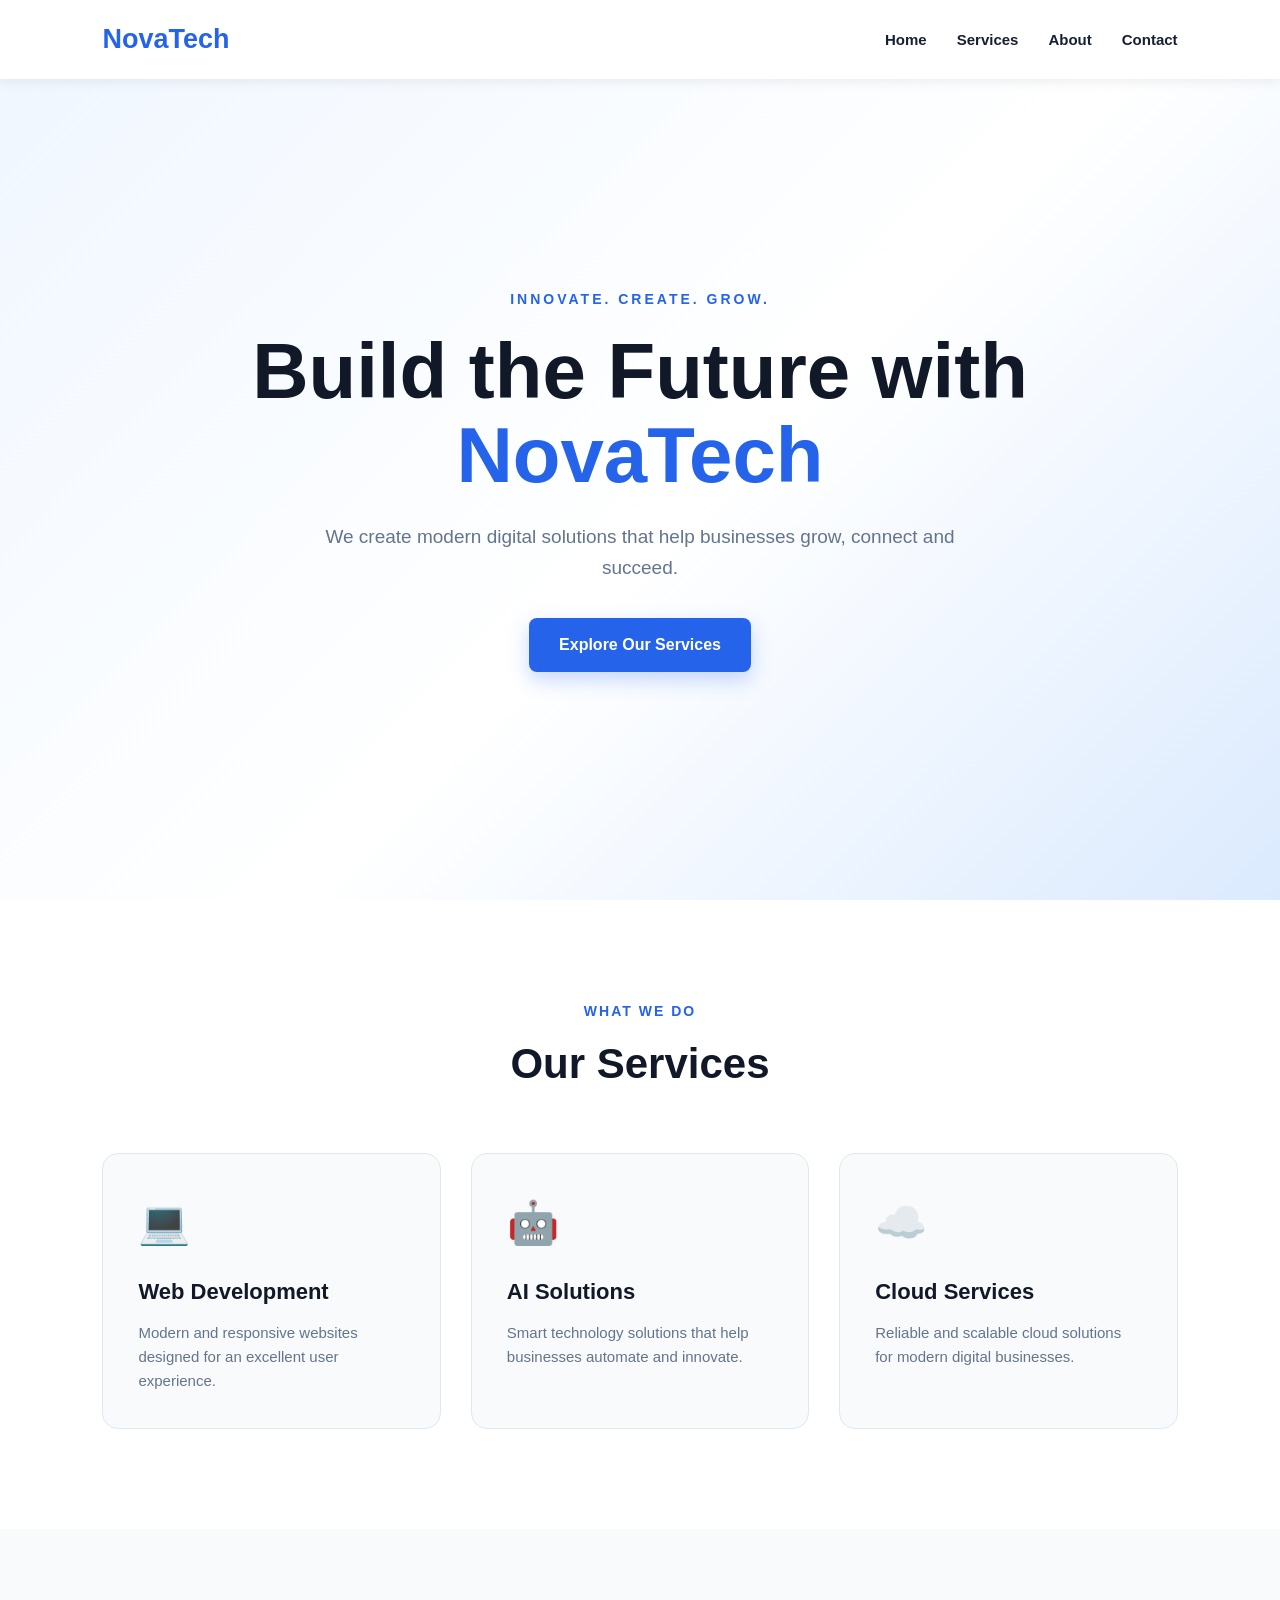
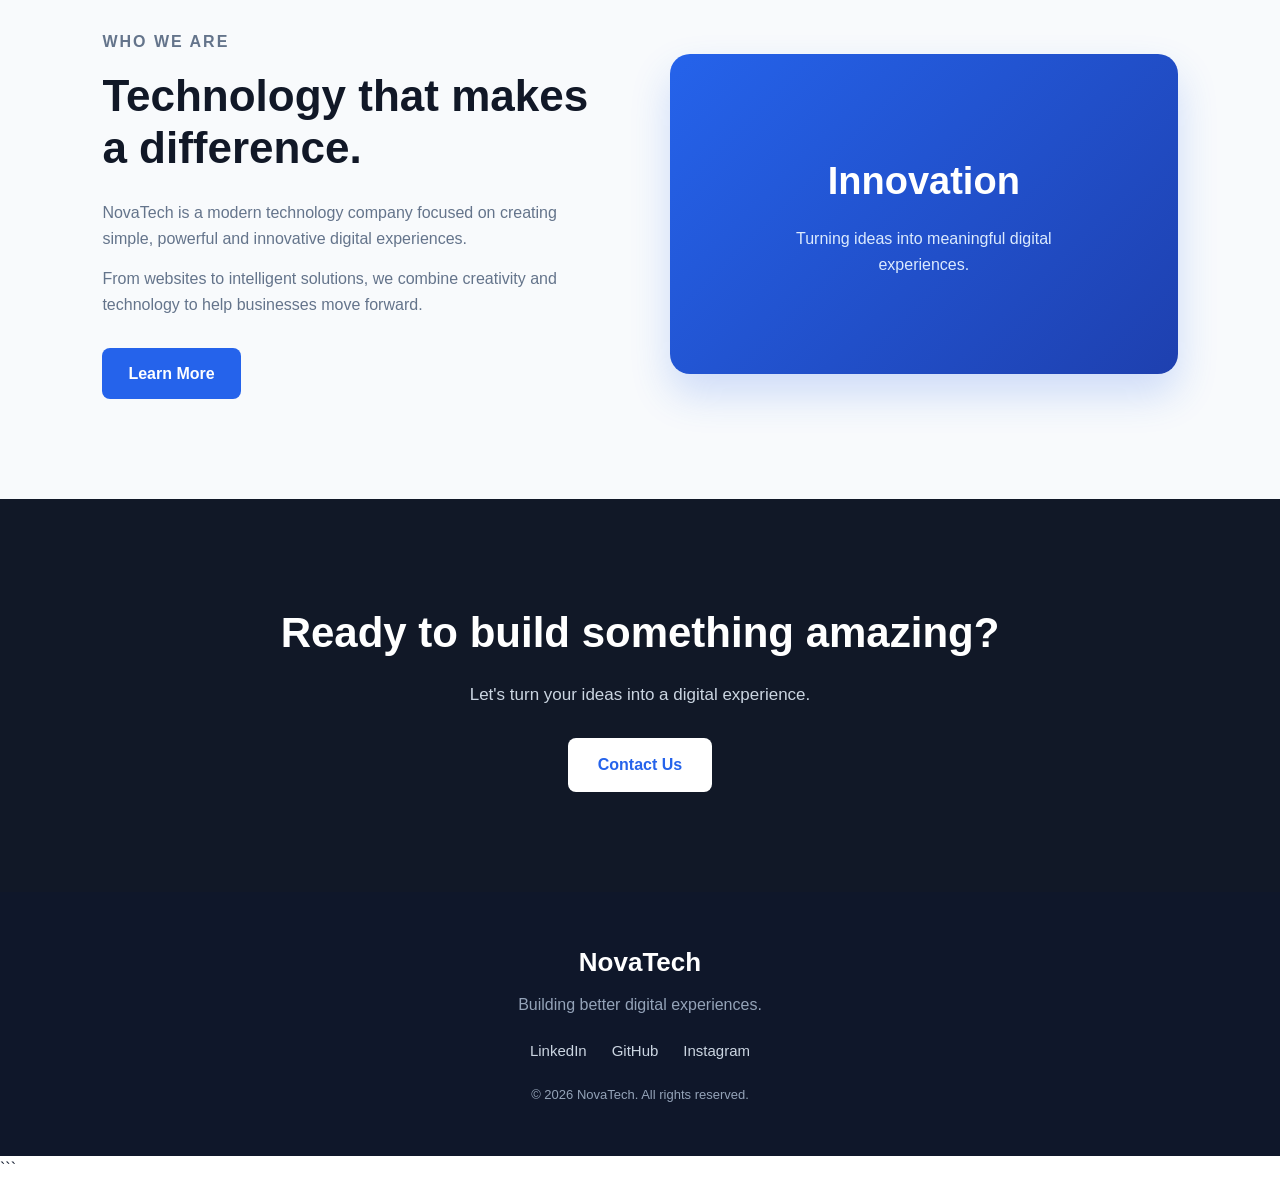
<file: WebDev-L1-LandingPage/index.html>
<!DOCTYPE html>
<html lang="en">

<head>
    <meta charset="UTF-8">
    <meta name="viewport" content="width=device-width, initial-scale=1.0">

    <title>NovaTech | Technology Solutions</title>

    <link rel="stylesheet" href="style.css">
</head>

<body>

    <!-- =========================
         NAVIGATION BAR
    ========================== -->

    <header>
        <nav class="navbar">

            <div class="logo">
                NovaTech
            </div>

            <ul class="nav-links">
                <li><a href="#home">Home</a></li>
                <li><a href="#services">Services</a></li>
                <li><a href="#about">About</a></li>
                <li><a href="#contact">Contact</a></li>
            </ul>

        </nav>
    </header>


    <!-- =========================
         HERO SECTION
    ========================== -->

    <section id="home" class="hero">

        <div class="hero-content">

            <p class="hero-small-text">
                INNOVATE. CREATE. GROW.
            </p>

            <h1>
                Build the Future with
                <span>NovaTech</span>
            </h1>

            <p class="hero-description">
                We create modern digital solutions that help
                businesses grow, connect and succeed.
            </p>

            <a href="#services" class="hero-button">
                Explore Our Services
            </a>

        </div>

    </section>


    <!-- =========================
         SERVICES SECTION
    ========================== -->

    <section id="services" class="services">

        <div class="section-heading">

            <p>WHAT WE DO</p>

            <h2>Our Services</h2>

        </div>


        <div class="service-container">

            <div class="service-card">

                <div class="service-icon">
                    💻
                </div>

                <h3>Web Development</h3>

                <p>
                    Modern and responsive websites designed
                    for an excellent user experience.
                </p>

            </div>


            <div class="service-card">

                <div class="service-icon">
                    🤖
                </div>

                <h3>AI Solutions</h3>

                <p>
                    Smart technology solutions that help
                    businesses automate and innovate.
                </p>

            </div>


            <div class="service-card">

                <div class="service-icon">
                    ☁️
                </div>

                <h3>Cloud Services</h3>

                <p>
                    Reliable and scalable cloud solutions
                    for modern digital businesses.
                </p>

            </div>

        </div>

    </section>


    <!-- =========================
         ABOUT SECTION
    ========================== -->

    <section id="about" class="about">

        <div class="about-content">

            <div class="about-text">

                <p class="section-label">
                    WHO WE ARE
                </p>

                <h2>
                    Technology that makes a difference.
                </h2>

                <p>
                    NovaTech is a modern technology company
                    focused on creating simple, powerful and
                    innovative digital experiences.
                </p>

                <p>
                    From websites to intelligent solutions,
                    we combine creativity and technology to
                    help businesses move forward.
                </p>

                <a href="#contact" class="about-button">
                    Learn More
                </a>

            </div>


            <div class="about-box">

                <h3>
                    Innovation
                </h3>

                <p>
                    Turning ideas into meaningful digital
                    experiences.
                </p>

            </div>

        </div>

    </section>


    <!-- =========================
         CONTACT / CTA SECTION
    ========================== -->

    <section id="contact" class="cta">

        <h2>
            Ready to build something amazing?
        </h2>

        <p>
            Let's turn your ideas into a digital experience.
        </p>

        <a href="mailto:hello@novatech.com" class="cta-button">
            Contact Us
        </a>

    </section>


    <!-- =========================
         FOOTER
    ========================== -->

    <footer>

        <div class="footer-content">

            <h3>
                NovaTech
            </h3>

            <p>
                Building better digital experiences.
            </p>


            <div class="social-links">

                <a href="#">
                    LinkedIn
                </a>

                <a href="#">
                    GitHub
                </a>

                <a href="#">
                    Instagram
                </a>

            </div>


            <p class="copyright">
                © 2026 NovaTech. All rights reserved.
            </p>

        </div>

    </footer>

</body>

</html>
```
</file>
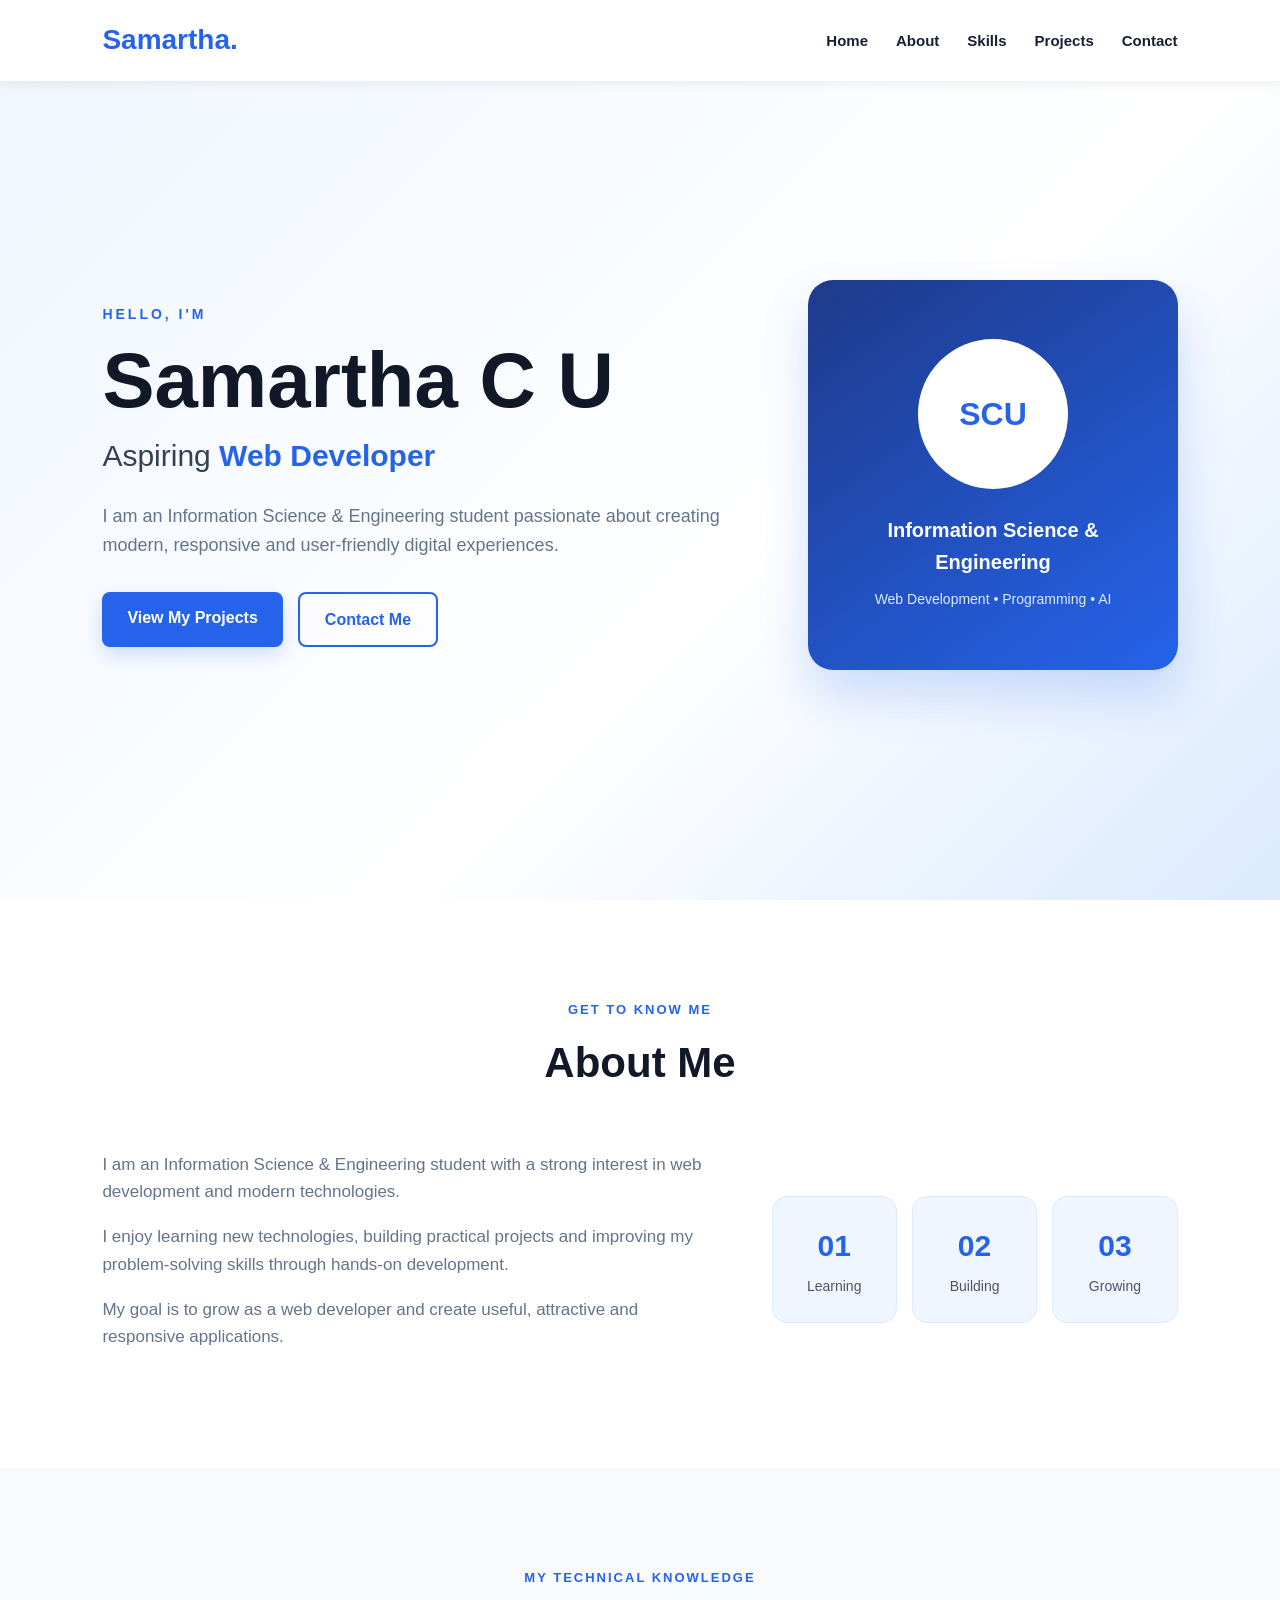
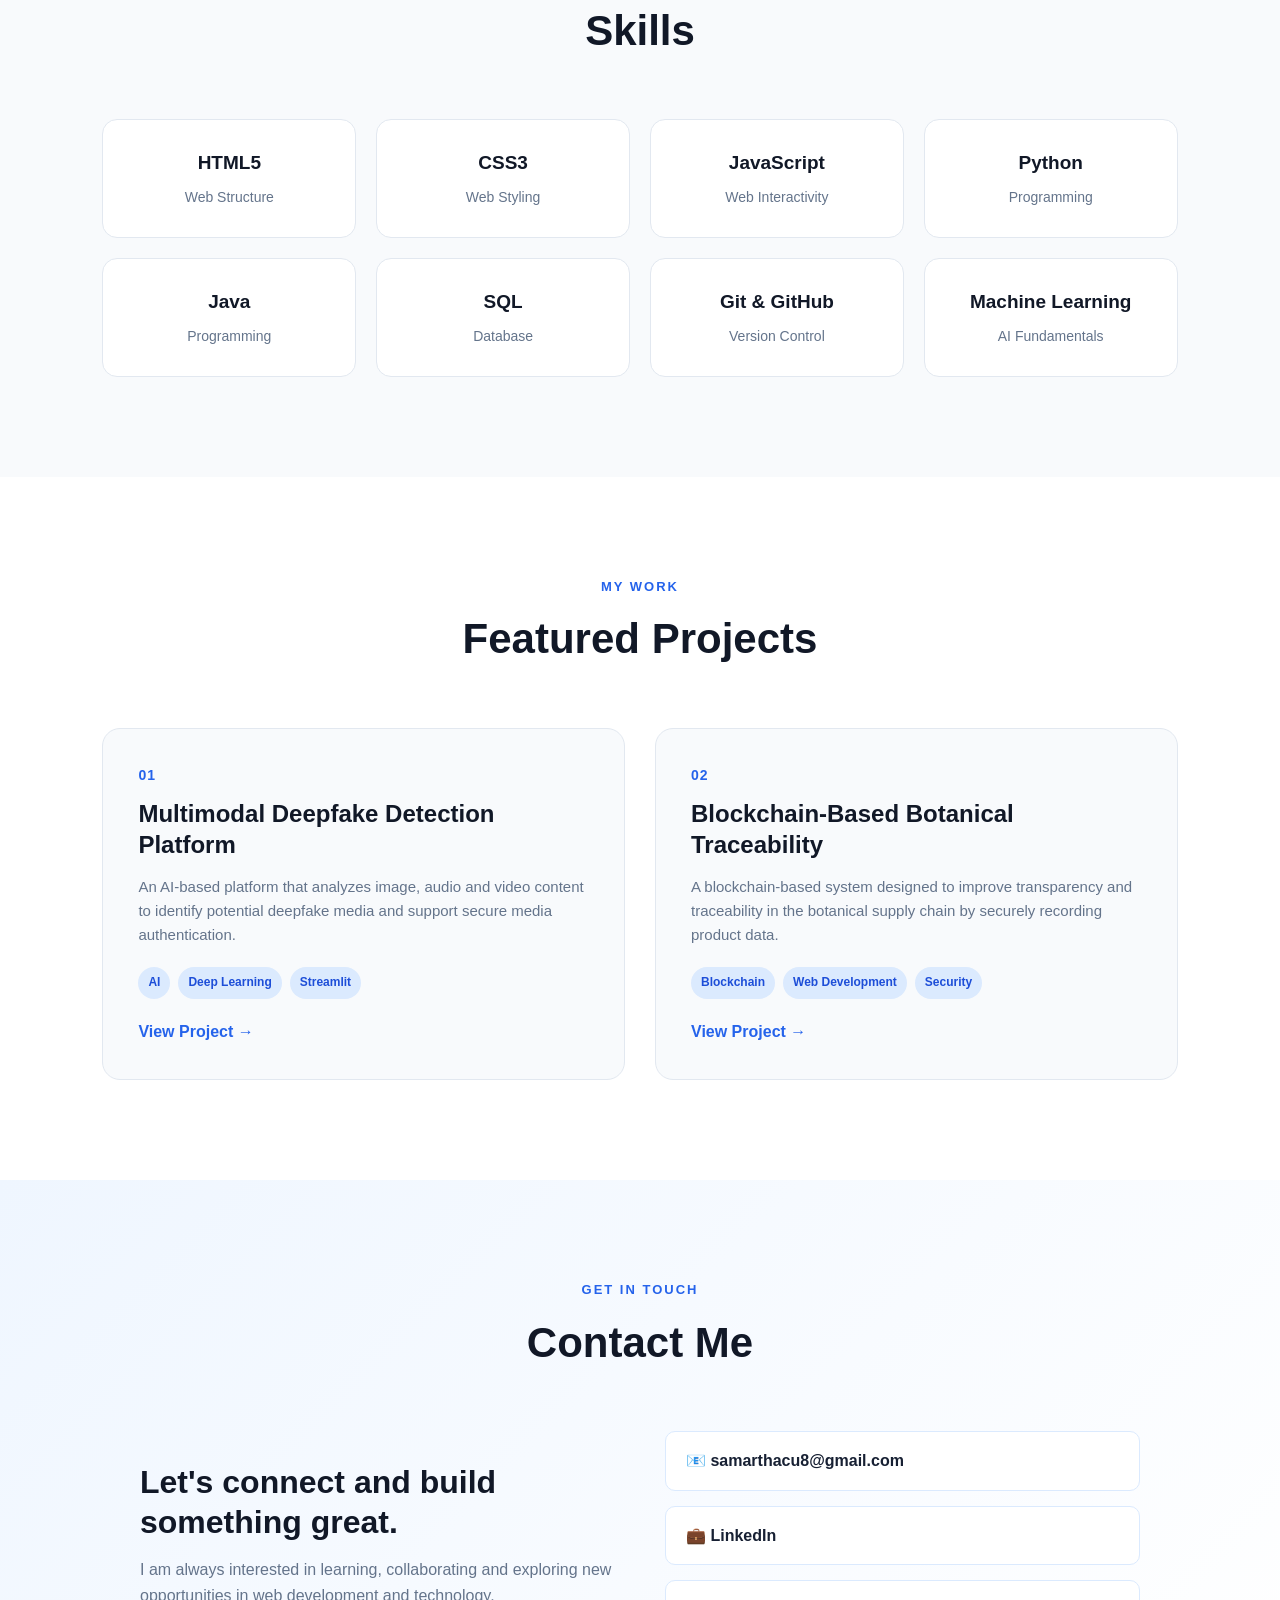
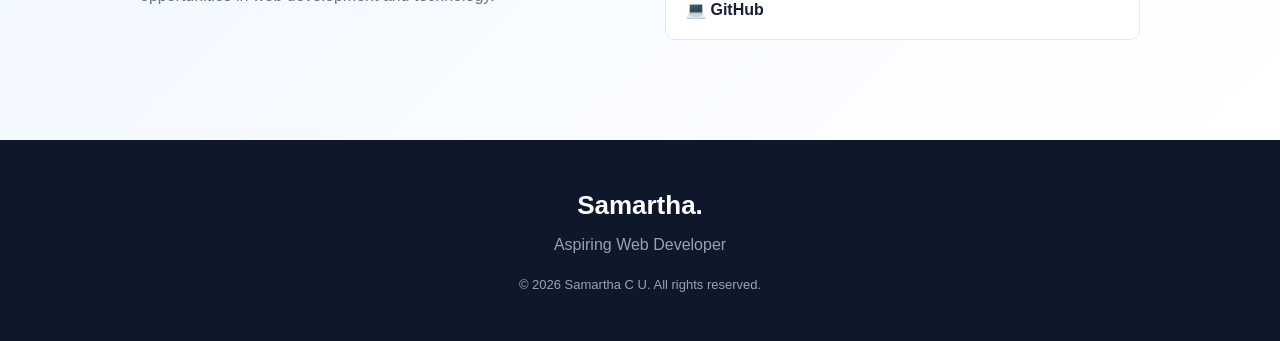
<file: WebDev-L1-PersonalPortfolio/index.html>
<!DOCTYPE html>
<html lang="en">

<head>
    <meta charset="UTF-8">
    <meta name="viewport" content="width=device-width, initial-scale=1.0">

    <title>Samartha C U | Aspiring Web Developer</title>

    <link rel="stylesheet" href="style.css">
</head>

<body>

    <!-- =========================
         NAVIGATION BAR
    ========================== -->

    <header>
        <nav class="navbar">

            <div class="logo">
                Samartha.
            </div>

            <ul class="nav-links">
                <li><a href="#home">Home</a></li>
                <li><a href="#about">About</a></li>
                <li><a href="#skills">Skills</a></li>
                <li><a href="#projects">Projects</a></li>
                <li><a href="#contact">Contact</a></li>
            </ul>

        </nav>
    </header>


    <!-- =========================
         HERO / PROFILE SECTION
    ========================== -->

    <section id="home" class="hero">

        <div class="hero-content">

            <p class="hero-intro">
                HELLO, I'M
            </p>

            <h1>
                Samartha C U
            </h1>

            <h2>
                Aspiring <span>Web Developer</span>
            </h2>

            <p class="hero-description">
                I am an Information Science & Engineering student
                passionate about creating modern, responsive and
                user-friendly digital experiences.
            </p>

            <div class="hero-buttons">

                <a href="#projects" class="primary-button">
                    View My Projects
                </a>

                <a href="#contact" class="secondary-button">
                    Contact Me
                </a>

            </div>

        </div>


        <div class="profile-card">

            <div class="avatar">
                SCU
            </div>

            <h3>
                Information Science & Engineering
            </h3>

            <p>
                Web Development • Programming • AI
            </p>

        </div>

    </section>


    <!-- =========================
         ABOUT SECTION
    ========================== -->

    <section id="about" class="about">

        <div class="section-heading">

            <p>GET TO KNOW ME</p>

            <h2>
                About Me
            </h2>

        </div>


        <div class="about-content">

            <div class="about-text">

                <p>
                    I am an Information Science & Engineering student
                    with a strong interest in web development and
                    modern technologies.
                </p>

                <p>
                    I enjoy learning new technologies, building
                    practical projects and improving my problem-solving
                    skills through hands-on development.
                </p>

                <p>
                    My goal is to grow as a web developer and create
                    useful, attractive and responsive applications.
                </p>

            </div>


            <div class="about-highlight">

                <div class="highlight-box">
                    <h3>01</h3>
                    <p>Learning</p>
                </div>

                <div class="highlight-box">
                    <h3>02</h3>
                    <p>Building</p>
                </div>

                <div class="highlight-box">
                    <h3>03</h3>
                    <p>Growing</p>
                </div>

            </div>

        </div>

    </section>


    <!-- =========================
         SKILLS SECTION
    ========================== -->

    <section id="skills" class="skills">

        <div class="section-heading">

            <p>MY TECHNICAL KNOWLEDGE</p>

            <h2>
                Skills
            </h2>

        </div>


        <div class="skills-container">

            <div class="skill-card">
                <h3>HTML5</h3>
                <p>Web Structure</p>
            </div>

            <div class="skill-card">
                <h3>CSS3</h3>
                <p>Web Styling</p>
            </div>

            <div class="skill-card">
                <h3>JavaScript</h3>
                <p>Web Interactivity</p>
            </div>

            <div class="skill-card">
                <h3>Python</h3>
                <p>Programming</p>
            </div>

            <div class="skill-card">
                <h3>Java</h3>
                <p>Programming</p>
            </div>

            <div class="skill-card">
                <h3>SQL</h3>
                <p>Database</p>
            </div>

            <div class="skill-card">
                <h3>Git & GitHub</h3>
                <p>Version Control</p>
            </div>

            <div class="skill-card">
                <h3>Machine Learning</h3>
                <p>AI Fundamentals</p>
            </div>

        </div>

    </section>


    <!-- =========================
         PROJECTS SECTION
    ========================== -->

    <section id="projects" class="projects">

        <div class="section-heading">

            <p>MY WORK</p>

            <h2>
                Featured Projects
            </h2>

        </div>


        <div class="projects-container">

            <!-- Project 1 -->

            <div class="project-card">

                <div class="project-number">
                    01
                </div>

                <h3>
                    Multimodal Deepfake Detection Platform
                </h3>

                <p>
                    An AI-based platform that analyzes image, audio
                    and video content to identify potential deepfake
                    media and support secure media authentication.
                </p>

                <div class="project-tags">
                    <span>AI</span>
                    <span>Deep Learning</span>
                    <span>Streamlit</span>
                </div>

                <a href="#" class="project-link">
                    View Project →
                </a>

            </div>


            <!-- Project 2 -->

            <div class="project-card">

                <div class="project-number">
                    02
                </div>

                <h3>
                    Blockchain-Based Botanical Traceability
                </h3>

                <p>
                    A blockchain-based system designed to improve
                    transparency and traceability in the botanical
                    supply chain by securely recording product data.
                </p>

                <div class="project-tags">
                    <span>Blockchain</span>
                    <span>Web Development</span>
                    <span>Security</span>
                </div>

                <a href="#" class="project-link">
                    View Project →
                </a>

            </div>

        </div>

    </section>


    <!-- =========================
         CONTACT SECTION
    ========================== -->

    <section id="contact" class="contact">

        <div class="section-heading">

            <p>GET IN TOUCH</p>

            <h2>
                Contact Me
            </h2>

        </div>


        <div class="contact-content">

            <div class="contact-text">

                <h3>
                    Let's connect and build something great.
                </h3>

                <p>
                    I am always interested in learning,
                    collaborating and exploring new opportunities
                    in web development and technology.
                </p>

            </div>


            <div class="contact-details">

                <a href="mailto:samarthacu8@gmail.com">
                    📧 samarthacu8@gmail.com
                </a>

                <a href="https://linkedin.com/in/samartha-c-u-4aa716310"
                   target="_blank">
                    💼 LinkedIn
                </a>

                <a href="https://github.com/Samarthagowda28"
                   target="_blank">
                    💻 GitHub
                </a>

            </div>

        </div>

    </section>


    <!-- =========================
         FOOTER
    ========================== -->

    <footer>

        <div class="footer-content">

            <h3>
                Samartha.
            </h3>

            <p>
                Aspiring Web Developer
            </p>

            <p class="copyright">
                © 2026 Samartha C U. All rights reserved.
            </p>

        </div>

    </footer>


</body>

</html>
</file>
<file: WebDev-L1-LandingPage/style.css>
/* =========================
   GLOBAL STYLES
========================= */

* {
    margin: 0;
    padding: 0;
    box-sizing: border-box;
}

html {
    scroll-behavior: smooth;
}

body {
    font-family: Arial, Helvetica, sans-serif;
    color: #172033;
    background-color: #ffffff;
    line-height: 1.6;
}

a {
    text-decoration: none;
}


/* =========================
   NAVIGATION BAR
========================= */

header {
    position: fixed;
    top: 0;
    left: 0;
    width: 100%;
    z-index: 1000;
}

.navbar {
    display: flex;
    justify-content: space-between;
    align-items: center;

    padding: 18px 8%;

    background-color: rgba(255, 255, 255, 0.96);

    box-shadow: 0 2px 12px rgba(0, 0, 0, 0.08);
}

.logo {
    font-size: 27px;
    font-weight: 800;
    color: #2563eb;
}

.nav-links {
    display: flex;
    align-items: center;
    gap: 30px;

    list-style: none;
}

.nav-links a {
    color: #172033;
    font-size: 15px;
    font-weight: 600;

    transition: color 0.3s ease;
}

.nav-links a:hover {
    color: #2563eb;
}


/* =========================
   HERO SECTION
========================= */

.hero {
    min-height: 100vh;

    display: flex;
    justify-content: center;
    align-items: center;

    text-align: center;

    padding: 140px 8% 80px;

    background:
        linear-gradient(135deg, #eff6ff 0%, #ffffff 55%, #dbeafe 100%);
}

.hero-content {
    max-width: 850px;
}

.hero-small-text {
    margin-bottom: 18px;

    color: #2563eb;

    font-size: 14px;
    font-weight: 800;

    letter-spacing: 3px;
}

.hero h1 {
    margin-bottom: 25px;

    font-size: clamp(44px, 7vw, 78px);

    line-height: 1.08;

    color: #111827;
}

.hero h1 span {
    color: #2563eb;
}

.hero-description {
    max-width: 650px;

    margin: 0 auto 35px;

    color: #64748b;

    font-size: 19px;
}

.hero-button {
    display: inline-block;

    padding: 14px 30px;

    border-radius: 8px;

    background-color: #2563eb;
    color: #ffffff;

    font-weight: 700;

    box-shadow: 0 8px 20px rgba(37, 99, 235, 0.25);

    transition: all 0.3s ease;
}

.hero-button:hover {
    background-color: #1d4ed8;

    transform: translateY(-3px);

    box-shadow: 0 12px 25px rgba(37, 99, 235, 0.3);
}


/* =========================
   SERVICES SECTION
========================= */

.services {
    padding: 100px 8%;

    background-color: #ffffff;
}

.section-heading {
    text-align: center;

    margin-bottom: 55px;
}

.section-heading p,
.section-label {
    color: #2563eb;

    font-size: 14px;
    font-weight: 800;

    letter-spacing: 2px;
}

.section-heading h2 {
    margin-top: 8px;

    color: #111827;

    font-size: 42px;
}

.service-container {
    max-width: 1100px;

    margin: auto;

    display: grid;

    grid-template-columns: repeat(3, 1fr);

    gap: 30px;
}

.service-card {
    padding: 35px;

    background-color: #f8fafc;

    border: 1px solid #e2e8f0;

    border-radius: 16px;

    transition: all 0.3s ease;
}

.service-card:hover {
    transform: translateY(-8px);

    border-color: #bfdbfe;

    box-shadow: 0 18px 35px rgba(15, 23, 42, 0.1);
}

.service-icon {
    margin-bottom: 18px;

    font-size: 42px;
}

.service-card h3 {
    margin-bottom: 12px;

    color: #111827;

    font-size: 22px;
}

.service-card p {
    color: #64748b;

    font-size: 15px;
}


/* =========================
   ABOUT SECTION
========================= */

.about {
    padding: 100px 8%;

    background-color: #f8fafc;
}

.about-content {
    max-width: 1100px;

    margin: auto;

    display: grid;

    grid-template-columns: 1fr 1fr;

    gap: 60px;

    align-items: center;
}

.about-text h2 {
    margin: 15px 0 25px;

    color: #111827;

    font-size: 44px;

    line-height: 1.2;
}

.about-text p {
    margin-bottom: 15px;

    color: #64748b;

    font-size: 16px;
}

.about-button {
    display: inline-block;

    margin-top: 15px;

    padding: 13px 26px;

    border-radius: 8px;

    background-color: #2563eb;
    color: #ffffff;

    font-weight: 700;

    transition: all 0.3s ease;
}

.about-button:hover {
    background-color: #1d4ed8;

    transform: translateY(-3px);
}

.about-box {
    min-height: 320px;

    display: flex;
    flex-direction: column;
    justify-content: center;
    align-items: center;

    padding: 40px;

    border-radius: 20px;

    text-align: center;

    background: linear-gradient(135deg, #2563eb, #1e40af);

    color: #ffffff;

    box-shadow: 0 20px 40px rgba(37, 99, 235, 0.2);
}

.about-box h3 {
    margin-bottom: 15px;

    font-size: 38px;
}

.about-box p {
    max-width: 300px;

    color: #dbeafe;
}


/* =========================
   CONTACT / CTA SECTION
========================= */

.cta {
    padding: 100px 8%;

    text-align: center;

    background-color: #111827;

    color: #ffffff;
}

.cta h2 {
    margin-bottom: 15px;

    font-size: 42px;
}

.cta p {
    margin-bottom: 30px;

    color: #cbd5e1;

    font-size: 17px;
}

.cta-button {
    display: inline-block;

    padding: 14px 30px;

    border-radius: 8px;

    background-color: #ffffff;
    color: #2563eb;

    font-weight: 700;

    transition: all 0.3s ease;
}

.cta-button:hover {
    transform: translateY(-3px);

    box-shadow: 0 10px 25px rgba(255, 255, 255, 0.15);
}


/* =========================
   FOOTER
========================= */

footer {
    padding: 50px 8%;

    background-color: #0f172a;

    color: #ffffff;

    text-align: center;
}

.footer-content h3 {
    margin-bottom: 8px;

    font-size: 26px;
}

.footer-content > p {
    color: #94a3b8;
}

.social-links {
    display: flex;
    justify-content: center;

    gap: 25px;

    margin: 22px 0;
}

.social-links a {
    color: #cbd5e1;

    font-size: 15px;

    transition: color 0.3s ease;
}

.social-links a:hover {
    color: #ffffff;
}

.copyright {
    font-size: 13px;
}


/* =========================
   TABLET RESPONSIVENESS
========================= */

@media (max-width: 768px) {

    .navbar {
        padding: 16px 5%;
    }

    .nav-links {
        gap: 15px;
    }

    .nav-links a {
        font-size: 14px;
    }

    .hero {
        padding: 140px 5% 80px;
    }

    .hero h1 {
        font-size: 48px;
    }

    .hero-description {
        font-size: 17px;
    }

    .services,
    .about {
        padding: 75px 5%;
    }

    .service-container {
        grid-template-columns: 1fr;
    }

    .about-content {
        grid-template-columns: 1fr;

        gap: 40px;
    }

    .about-text h2 {
        font-size: 36px;
    }

    .cta {
        padding: 75px 5%;
    }

    .cta h2 {
        font-size: 34px;
    }
}


/* =========================
   MOBILE RESPONSIVENESS
========================= */

@media (max-width: 480px) {

    .navbar {
        flex-direction: column;

        gap: 10px;

        padding: 14px 4%;
    }

    .logo {
        font-size: 24px;
    }

    .nav-links {
        gap: 13px;
    }

    .nav-links a {
        font-size: 13px;
    }

    .hero {
        padding-top: 170px;
    }

    .hero-small-text {
        font-size: 12px;

        letter-spacing: 2px;
    }

    .hero h1 {
        font-size: 38px;
    }

    .hero-description {
        font-size: 16px;
    }

    .section-heading h2 {
        font-size: 34px;
    }

    .service-card {
        padding: 28px;
    }

    .about-text h2 {
        font-size: 32px;
    }

    .about-box {
        min-height: 250px;
    }

    .cta h2 {
        font-size: 30px;
    }

    .social-links {
        gap: 15px;
    }
}
/* Prevent fixed navbar from covering section content */
section {
    scroll-margin-top: 100px;
}
</file>
<file: WebDev-L1-PersonalPortfolio/style.css>
/* =========================
   GLOBAL STYLES
========================= */

* {
    margin: 0;
    padding: 0;
    box-sizing: border-box;
}

html {
    scroll-behavior: smooth;
}

body {
    font-family: Arial, Helvetica, sans-serif;
    color: #172033;
    background-color: #ffffff;
    line-height: 1.6;
}

a {
    text-decoration: none;
}

section {
    scroll-margin-top: 85px;
}


/* =========================
   NAVIGATION
========================= */

header {
    position: fixed;
    top: 0;
    left: 0;
    width: 100%;
    z-index: 1000;
}

.navbar {
    display: flex;
    justify-content: space-between;
    align-items: center;

    padding: 18px 8%;

    background-color: rgba(255, 255, 255, 0.96);

    box-shadow: 0 2px 12px rgba(0, 0, 0, 0.08);
}

.logo {
    font-size: 28px;
    font-weight: 800;
    color: #2563eb;
}

.nav-links {
    display: flex;
    align-items: center;
    gap: 28px;

    list-style: none;
}

.nav-links a {
    color: #172033;
    font-size: 15px;
    font-weight: 600;

    transition: color 0.3s ease;
}

.nav-links a:hover {
    color: #2563eb;
}


/* =========================
   HERO SECTION
========================= */

.hero {
    min-height: 100vh;

    display: grid;
    grid-template-columns: 1.4fr 0.8fr;

    align-items: center;

    gap: 60px;

    padding: 140px 8% 90px;

    background:
        linear-gradient(135deg, #eff6ff 0%, #ffffff 60%, #dbeafe 100%);
}

.hero-content {
    max-width: 750px;
}

.hero-intro {
    margin-bottom: 15px;

    color: #2563eb;

    font-size: 14px;
    font-weight: 800;

    letter-spacing: 3px;
}

.hero h1 {
    margin-bottom: 10px;

    color: #111827;

    font-size: clamp(48px, 7vw, 78px);

    line-height: 1.05;
}

.hero h2 {
    margin-bottom: 22px;

    color: #334155;

    font-size: 30px;

    font-weight: 500;
}

.hero h2 span {
    color: #2563eb;
    font-weight: 700;
}

.hero-description {
    max-width: 650px;

    margin-bottom: 32px;

    color: #64748b;

    font-size: 18px;
}

.hero-buttons {
    display: flex;
    gap: 15px;

    flex-wrap: wrap;
}

.primary-button,
.secondary-button {
    display: inline-block;

    padding: 13px 25px;

    border-radius: 8px;

    font-weight: 700;

    transition: all 0.3s ease;
}

.primary-button {
    background-color: #2563eb;
    color: #ffffff;

    box-shadow: 0 8px 20px rgba(37, 99, 235, 0.2);
}

.primary-button:hover {
    background-color: #1d4ed8;

    transform: translateY(-3px);
}

.secondary-button {
    border: 2px solid #2563eb;

    color: #2563eb;

    background-color: transparent;
}

.secondary-button:hover {
    background-color: #2563eb;
    color: #ffffff;

    transform: translateY(-3px);
}

.profile-card {
    min-height: 390px;

    display: flex;
    flex-direction: column;

    justify-content: center;
    align-items: center;

    padding: 35px;

    border-radius: 25px;

    text-align: center;

    background: linear-gradient(145deg, #1e3a8a, #2563eb);

    color: #ffffff;

    box-shadow: 0 25px 50px rgba(37, 99, 235, 0.2);
}

.avatar {
    width: 150px;
    height: 150px;

    display: flex;
    align-items: center;
    justify-content: center;

    margin-bottom: 25px;

    border: 5px solid rgba(255, 255, 255, 0.8);

    border-radius: 50%;

    background-color: #ffffff;

    color: #2563eb;

    font-size: 32px;
    font-weight: 800;
}

.profile-card h3 {
    max-width: 260px;

    margin-bottom: 10px;

    font-size: 20px;
}

.profile-card p {
    color: #dbeafe;

    font-size: 14px;
}


/* =========================
   COMMON SECTION HEADING
========================= */

.section-heading {
    margin-bottom: 55px;

    text-align: center;
}

.section-heading p {
    margin-bottom: 8px;

    color: #2563eb;

    font-size: 13px;
    font-weight: 800;

    letter-spacing: 2px;
}

.section-heading h2 {
    color: #111827;

    font-size: 42px;
}


/* =========================
   ABOUT SECTION
========================= */

.about {
    padding: 100px 8%;

    background-color: #ffffff;
}

.about-content {
    max-width: 1100px;

    margin: auto;

    display: grid;
    grid-template-columns: 1.2fr 0.8fr;

    gap: 60px;

    align-items: center;
}

.about-text p {
    margin-bottom: 18px;

    color: #64748b;

    font-size: 17px;
}

.about-highlight {
    display: grid;
    grid-template-columns: repeat(3, 1fr);

    gap: 15px;
}

.highlight-box {
    padding: 25px 15px;

    border-radius: 15px;

    text-align: center;

    background-color: #eff6ff;

    border: 1px solid #dbeafe;

    transition: all 0.3s ease;
}

.highlight-box:hover {
    transform: translateY(-5px);

    box-shadow: 0 12px 25px rgba(37, 99, 235, 0.1);
}

.highlight-box h3 {
    margin-bottom: 5px;

    color: #2563eb;

    font-size: 30px;
}

.highlight-box p {
    color: #475569;
    font-size: 14px;
}


/* =========================
   SKILLS SECTION
========================= */

.skills {
    padding: 100px 8%;

    background-color: #f8fafc;
}

.skills-container {
    max-width: 1100px;

    margin: auto;

    display: grid;

    grid-template-columns: repeat(4, 1fr);

    gap: 20px;
}

.skill-card {
    padding: 28px 20px;

    border-radius: 15px;

    text-align: center;

    background-color: #ffffff;

    border: 1px solid #e2e8f0;

    transition: all 0.3s ease;
}

.skill-card:hover {
    transform: translateY(-6px);

    border-color: #bfdbfe;

    box-shadow: 0 15px 30px rgba(15, 23, 42, 0.08);
}

.skill-card h3 {
    margin-bottom: 8px;

    color: #111827;

    font-size: 19px;
}

.skill-card p {
    color: #64748b;

    font-size: 14px;
}


/* =========================
   PROJECTS SECTION
========================= */

.projects {
    padding: 100px 8%;

    background-color: #ffffff;
}

.projects-container {
    max-width: 1100px;

    margin: auto;

    display: grid;

    grid-template-columns: repeat(2, 1fr);

    gap: 30px;
}

.project-card {
    position: relative;

    padding: 35px;

    border-radius: 18px;

    background-color: #f8fafc;

    border: 1px solid #e2e8f0;

    transition: all 0.3s ease;
}

.project-card:hover {
    transform: translateY(-7px);

    box-shadow: 0 18px 35px rgba(15, 23, 42, 0.1);

    border-color: #bfdbfe;
}

.project-number {
    margin-bottom: 12px;

    color: #2563eb;

    font-size: 14px;
    font-weight: 800;

    letter-spacing: 1px;
}

.project-card h3 {
    margin-bottom: 15px;

    color: #111827;

    font-size: 24px;

    line-height: 1.3;
}

.project-card > p {
    margin-bottom: 20px;

    color: #64748b;

    font-size: 15px;
}

.project-tags {
    display: flex;

    flex-wrap: wrap;

    gap: 8px;

    margin-bottom: 20px;
}

.project-tags span {
    padding: 6px 10px;

    border-radius: 20px;

    background-color: #dbeafe;

    color: #1d4ed8;

    font-size: 12px;

    font-weight: 700;
}

.project-link {
    color: #2563eb;

    font-weight: 700;

    transition: color 0.3s ease;
}

.project-link:hover {
    color: #1d4ed8;
}


/* =========================
   CONTACT SECTION
========================= */

.contact {
    padding: 100px 8%;

    background:
        linear-gradient(135deg, #eff6ff, #ffffff);
}

.contact-content {
    max-width: 1000px;

    margin: auto;

    display: grid;

    grid-template-columns: 1fr 1fr;

    gap: 50px;

    align-items: center;
}

.contact-text h3 {
    margin-bottom: 15px;

    color: #111827;

    font-size: 32px;

    line-height: 1.25;
}

.contact-text p {
    color: #64748b;

    font-size: 16px;
}

.contact-details {
    display: flex;

    flex-direction: column;

    gap: 15px;
}

.contact-details a {
    display: block;

    padding: 16px 20px;

    border-radius: 10px;

    background-color: #ffffff;

    border: 1px solid #dbeafe;

    color: #172033;

    font-weight: 600;

    transition: all 0.3s ease;
}

.contact-details a:hover {
    transform: translateX(5px);

    color: #2563eb;

    box-shadow: 0 8px 20px rgba(37, 99, 235, 0.1);
}


/* =========================
   FOOTER
========================= */

footer {
    padding: 45px 8%;

    background-color: #0f172a;

    color: #ffffff;

    text-align: center;
}

.footer-content h3 {
    margin-bottom: 5px;

    color: #ffffff;

    font-size: 26px;
}

.footer-content > p {
    color: #94a3b8;
}

.copyright {
    margin-top: 18px;

    font-size: 13px;
}


/* =========================
   TABLET RESPONSIVENESS
========================= */

@media (max-width: 900px) {

    .hero {
        grid-template-columns: 1fr;

        text-align: center;

        padding-left: 5%;
        padding-right: 5%;
    }

    .hero-content {
        margin: auto;
    }

    .hero-description {
        margin-left: auto;
        margin-right: auto;
    }

    .hero-buttons {
        justify-content: center;
    }

    .profile-card {
        max-width: 500px;

        width: 100%;

        margin: auto;
    }

    .about,
    .skills,
    .projects,
    .contact {
        padding-left: 5%;
        padding-right: 5%;
    }

    .about-content {
        grid-template-columns: 1fr;
    }

    .skills-container {
        grid-template-columns: repeat(2, 1fr);
    }

    .contact-content {
        grid-template-columns: 1fr;
    }
}


/* =========================
   MOBILE RESPONSIVENESS
========================= */

@media (max-width: 600px) {

    .navbar {
        flex-direction: column;

        gap: 10px;

        padding: 14px 4%;
    }

    .logo {
        font-size: 24px;
    }

    .nav-links {
        gap: 10px;

        flex-wrap: wrap;

        justify-content: center;
    }

    .nav-links a {
        font-size: 12px;
    }

    .hero {
        padding-top: 170px;
        padding-bottom: 70px;
    }

    .hero h1 {
        font-size: 44px;
    }

    .hero h2 {
        font-size: 23px;
    }

    .hero-description {
        font-size: 16px;
    }

    .profile-card {
        min-height: 320px;

        padding: 28px;
    }

    .avatar {
        width: 120px;
        height: 120px;

        font-size: 28px;
    }

    .section-heading {
        margin-bottom: 40px;
    }

    .section-heading h2 {
        font-size: 34px;
    }

    .about {
        padding-top: 75px;
        padding-bottom: 75px;
    }

    .about-text p {
        font-size: 16px;
    }

    .about-highlight {
        grid-template-columns: 1fr;
    }

    .skills {
        padding-top: 75px;
        padding-bottom: 75px;
    }

    .skills-container {
        grid-template-columns: 1fr 1fr;

        gap: 15px;
    }

    .skill-card {
        padding: 22px 12px;
    }

    .skill-card h3 {
        font-size: 16px;
    }

    .skill-card p {
        font-size: 12px;
    }

    .projects {
        padding-top: 75px;
        padding-bottom: 75px;
    }

    .projects-container {
        grid-template-columns: 1fr;
    }

    .project-card {
        padding: 28px;
    }

    .contact {
        padding-top: 75px;
        padding-bottom: 75px;
    }

    .contact-text h3 {
        font-size: 28px;
    }

    footer {
        padding: 40px 5%;
    }
}
</file>
